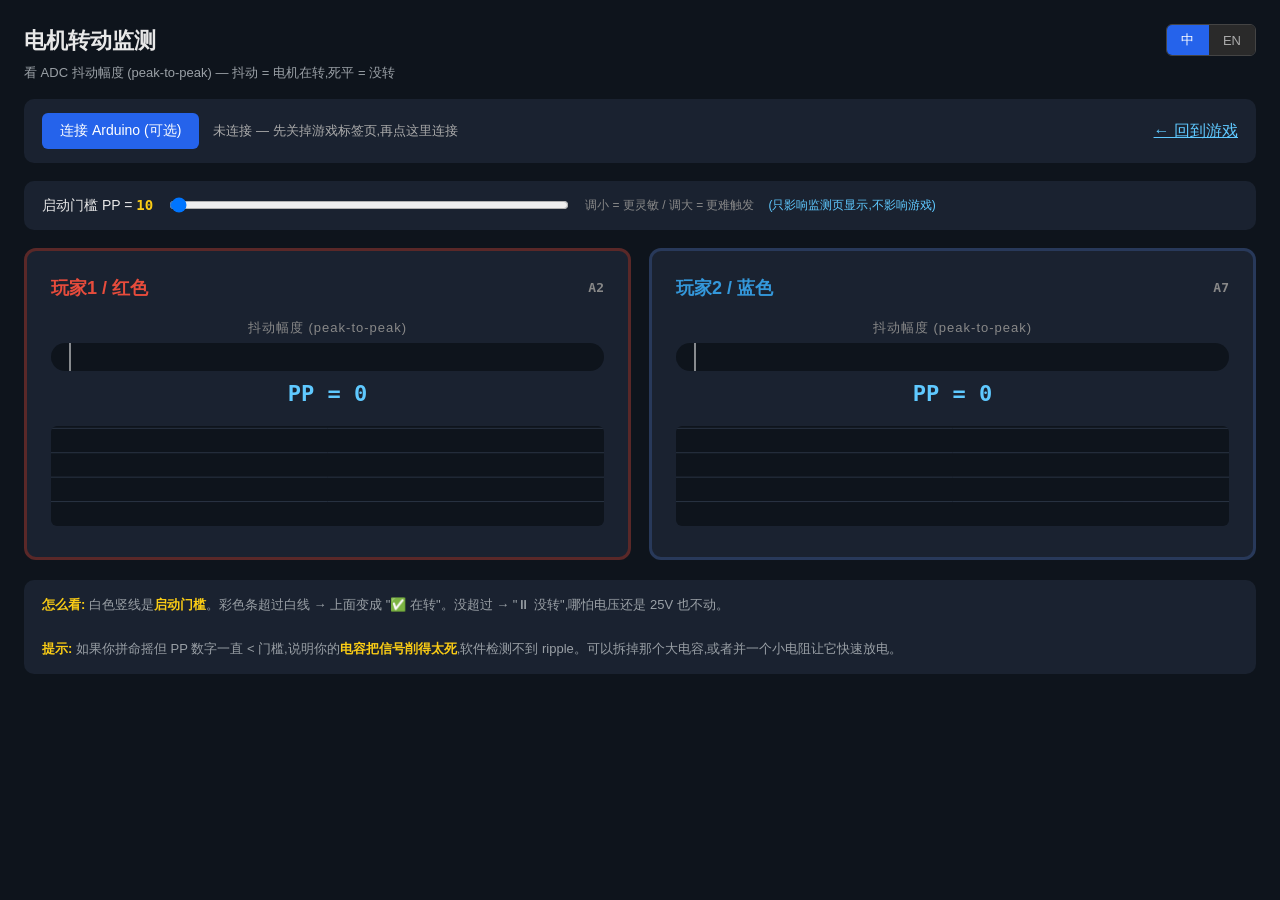
<file: p5js/monitor.html>
<!DOCTYPE html>
<html lang="zh">
<head>
<meta charset="utf-8">
<title>Rotation Monitor / 电机转动监测</title>
<style>
  * { box-sizing: border-box; }
  body {
    margin: 0;
    font-family: -apple-system, 'PingFang SC', 'Helvetica Neue', sans-serif;
    background: #0e141c;
    color: #e8e8e8;
    padding: 24px;
    line-height: 1.5;
  }
  .container { max-width: 1280px; margin: 0 auto; }
  .topbar { display: flex; align-items: flex-start; justify-content: space-between; gap: 14px; margin-bottom: 16px; }
  .titles { flex: 1; }
  h1 { margin: 0 0 6px; font-size: 22px; }
  .sub { color: #9aa0a6; font-size: 13px; }
  .lang-toggle {
    display: flex; border-radius: 6px; overflow: hidden;
    border: 1px solid #444; flex-shrink: 0;
  }
  .lang-btn {
    padding: 6px 14px; font-size: 13px; background: #2a2a2a; color: #aaa;
    border: none; cursor: pointer; min-width: 42px; border-radius: 0;
  }
  .lang-btn:hover { background: #3a3a3a; color: white; }
  .lang-btn.active { background: #2563eb; color: white; }

  .controls {
    display: flex; align-items: center; gap: 14px;
    background: #1a2230; padding: 14px 18px; border-radius: 10px;
    margin-bottom: 18px; flex-wrap: wrap;
  }
  button {
    padding: 9px 18px; font-size: 14px; cursor: pointer;
    background: #2563eb; color: white; border: none; border-radius: 6px;
  }
  button:hover { background: #1d4ed8; }
  button:disabled { background: #444; cursor: default; }
  #status { color: #aaa; font-size: 13px; }
  .channels { display: grid; grid-template-columns: 1fr 1fr; gap: 18px; }
  .channel {
    background: #1a2230; padding: 24px; border-radius: 12px;
    border: 3px solid #333;
    transition: border-color 0.2s, background 0.2s;
  }
  .channel.p1 { border-color: #5a2828; }
  .channel.p2 { border-color: #28395a; }
  .channel.spinning { border-color: #4ade80; background: #1a2a1a; }
  .ch-title {
    font-size: 18px; font-weight: 600; margin-bottom: 16px;
    display: flex; justify-content: space-between; align-items: center;
  }
  .ch-title .pin { font-family: monospace; color: #888; font-size: 13px; }
  .channel.p1 .ch-title { color: #e74c3c; }
  .channel.p2 .ch-title { color: #3498db; }
  .verdict {
    text-align: center;
    font-size: 60px;
    font-weight: 700;
    margin: 20px 0;
    transition: color 0.15s, transform 0.15s;
  }
  .verdict.no { color: #6b7280; }
  .verdict.yes { color: #4ade80; transform: scale(1.05); }
  .pp-label {
    text-align: center; font-size: 13px; color: #888;
    margin-bottom: 6px; letter-spacing: 1px;
  }
  .pp-bar-wrap {
    height: 28px; background: #0e141c; border-radius: 14px; overflow: hidden;
    position: relative; margin-bottom: 6px;
  }
  .pp-bar {
    height: 100%; transition: width 0.08s linear;
    background: linear-gradient(to right, #4ade80, #facc15, #f87171);
  }
  .pp-threshold {
    position: absolute; top: 0; bottom: 0; width: 2px;
    background: white; opacity: 0.5;
  }
  .pp-num {
    text-align: center; font-family: 'SF Mono', Menlo, monospace;
    font-size: 22px; font-weight: 600; margin: 6px 0;
    color: #5fc9ff;
  }
  canvas { width: 100%; height: 100px; background: #0e141c; border-radius: 6px; margin-top: 10px; }

  .info {
    margin-top: 20px; background: #1a2230; padding: 14px 18px;
    border-radius: 10px; font-size: 13px; color: #9aa0a6;
    line-height: 1.7;
  }
  .info strong { color: #facc15; }
  a { color: #5fc9ff; }
</style>
</head>
<body>
<div class="container">
  <div class="topbar">
    <div class="titles">
      <h1 data-i18n="monitor.title">电机转动监测</h1>
      <div class="sub" data-i18n="monitor.subtitle">看 ADC 抖动幅度 (peak-to-peak) — 抖动 = 电机在转,死平 = 没转</div>
    </div>
    <div class="lang-toggle">
      <button class="lang-btn" data-lang="zh">中</button>
      <button class="lang-btn" data-lang="en">EN</button>
    </div>
  </div>

  <div class="controls">
    <button id="connectBtn" data-i18n="ui.connectArduino">连接 Arduino</button>
    <span id="status" data-i18n="monitor.statusInit">未连接 — 先关掉游戏标签页,再点这里连接</span>
    <div style="flex: 1"></div>
    <a href="index.html" data-i18n="monitor.backToGame">← 回到游戏</a>
  </div>

  <div class="controls">
    <label style="font-size: 14px;">
      <span data-i18n="monitor.thresholdLabel">启动门槛 PP =</span>
      <strong id="thrVal" style="color: #facc15; font-family: monospace;">10</strong>
    </label>
    <input type="range" id="thrSlider" min="1" max="2000" step="1" value="10"
           style="flex: 1; max-width: 400px;">
    <span style="color: #888; font-size: 12px;" data-i18n="monitor.sliderHint">调小 = 更灵敏 / 调大 = 更难触发</span>
    <span style="color: #5fc9ff; font-size: 12px;" data-i18n="monitor.sliderNote">(只影响监测页显示)</span>
  </div>

  <div class="channels">
    <div class="channel p1" id="ch0">
      <div class="ch-title">
        <span data-i18n="monitor.player1">玩家1 / 红色</span>
        <span class="pin">A2</span>
      </div>
      <div class="pp-label" data-i18n="monitor.amplitudeLabel">抖动幅度 (peak-to-peak)</div>
      <div class="pp-bar-wrap">
        <div class="pp-bar" id="ppbar-0" style="width: 0%"></div>
        <div class="pp-threshold" id="ppth-0" style="left: 10%"></div>
      </div>
      <div class="pp-num" id="ppnum-0">—</div>
      <canvas id="graph-0" width="500" height="100"></canvas>
    </div>

    <div class="channel p2" id="ch1">
      <div class="ch-title">
        <span data-i18n="monitor.player2">玩家2 / 蓝色</span>
        <span class="pin">A7</span>
      </div>
      <div class="pp-label" data-i18n="monitor.amplitudeLabel">抖动幅度 (peak-to-peak)</div>
      <div class="pp-bar-wrap">
        <div class="pp-bar" id="ppbar-1" style="width: 0%"></div>
        <div class="pp-threshold" id="ppth-1" style="left: 10%"></div>
      </div>
      <div class="pp-num" id="ppnum-1">—</div>
      <canvas id="graph-1" width="500" height="100"></canvas>
    </div>
  </div>

  <div class="info">
    <strong data-i18n="monitor.howToHead">怎么看:</strong>
    <span data-i18n="monitor.howToBody">白色竖线是<strong>启动门槛</strong>。彩色条超过白线 → 上面变成 "✅ 在转"。没超过 → "⏸ 没转",哪怕电压还是 25V 也不动。</span>
    <br><br>
    <strong data-i18n="monitor.tipHead">提示:</strong>
    <span data-i18n="monitor.tipBody">如果你拼命摇但 PP 数字一直 &lt; 门槛,说明你的<strong>电容把信号削得太死</strong>,软件检测不到 ripple。可以拆掉那个大电容,或者并一个小电阻让它快速放电。</span>
  </div>
</div>

<script src="i18n.js?v=mon3"></script>
<script src="serial.js?v=mon3"></script>
<script>
'use strict';

const RAW_HISTORY = 12;
let PP_THRESHOLD = parseInt(localStorage.getItem('ppThreshold') || '10', 10);
const ADC_MAX = 4095;
const HISTORY_LEN = 200;

function ppDisplayMax() { return Math.max(PP_THRESHOLD * 3, 300); }

const channels = [
  { idx: 0, raw: 0, history: [], graphHistory: [] },
  { idx: 1, raw: 0, history: [], graphHistory: [] },
];

const arduino = new ArduinoSerial();

// 当前状态键 — 语言切换时重新渲染
let currentMonStatus = 'monitor.statusInit';
function setMonStatus(key) {
  currentMonStatus = key;
  document.getElementById('status').textContent = t(key);
}
// 暴露给 i18n.js 的 applyLangToDOM 调用,语言切换时重新写状态
function renderMonitorI18n() {
  document.getElementById('status').textContent = t(currentMonStatus);
}

arduino.onValues = (vals) => {
  if (vals.length < 4) return;
  for (let i = 0; i < 2; i++) {
    const ch = channels[i];
    ch.raw = vals[2 + i];
    ch.history.push(ch.raw);
    if (ch.history.length > RAW_HISTORY) ch.history.shift();
    ch.graphHistory.push(ch.raw);
    if (ch.graphHistory.length > HISTORY_LEN) ch.graphHistory.shift();
  }
};

arduino.onDisconnect = () => setMonStatus('monitor.disconnect');
arduino.onReconnect = () => setMonStatus('monitor.reconnect');

document.getElementById('connectBtn').addEventListener('click', async () => {
  const ok = await arduino.connect();
  if (ok) {
    const btn = document.getElementById('connectBtn');
    btn.dataset.connected = '1';
    btn.disabled = true;
    btn.textContent = t('ui.connected');
    setMonStatus('monitor.connected');
  } else {
    setMonStatus('monitor.connectFail');
  }
});

// 滑块
const thrSlider = document.getElementById('thrSlider');
const thrVal = document.getElementById('thrVal');
thrSlider.value = PP_THRESHOLD;
thrVal.textContent = PP_THRESHOLD;
thrSlider.addEventListener('input', () => {
  PP_THRESHOLD = parseInt(thrSlider.value, 10);
  thrVal.textContent = PP_THRESHOLD;
  localStorage.setItem('ppThreshold', String(PP_THRESHOLD));
});

function render() {
  for (const ch of channels) {
    const i = ch.idx;
    let pp = 0;
    if (ch.history.length >= 4) {
      let mn = Infinity, mx = -Infinity;
      for (const v of ch.history) {
        if (v < mn) mn = v;
        if (v > mx) mx = v;
      }
      pp = mx - mn;
    }

    const rotating = pp >= PP_THRESHOLD;
    const card = document.getElementById(`ch${i}`);
    card.classList.toggle('spinning', rotating);

    const pct = Math.min(100, pp / ppDisplayMax() * 100);
    document.getElementById(`ppbar-${i}`).style.width = pct + '%';
    document.getElementById(`ppth-${i}`).style.left = (PP_THRESHOLD / ppDisplayMax() * 100) + '%';
    document.getElementById(`ppnum-${i}`).textContent = `PP = ${pp}`;

    drawGraph(i, ch.graphHistory);
  }
  requestAnimationFrame(render);
}

function drawGraph(i, history) {
  const canvas = document.getElementById(`graph-${i}`);
  const ctx = canvas.getContext('2d');
  const w = canvas.clientWidth;
  const h = canvas.height;
  if (canvas.width !== w) canvas.width = w;
  ctx.clearRect(0, 0, w, h);

  ctx.strokeStyle = '#2a3444';
  ctx.lineWidth = 1;
  for (let v = 1000; v <= 4095; v += 1000) {
    const y = h - (v / ADC_MAX) * h;
    ctx.beginPath();
    ctx.moveTo(0, y); ctx.lineTo(w, y); ctx.stroke();
  }

  if (history.length < 2) return;
  ctx.strokeStyle = i === 0 ? '#e74c3c' : '#3498db';
  ctx.lineWidth = 2;
  ctx.beginPath();
  for (let k = 0; k < history.length; k++) {
    const x = (k / (HISTORY_LEN - 1)) * w;
    const y = h - (history[k] / ADC_MAX) * h;
    if (k === 0) ctx.moveTo(x, y);
    else ctx.lineTo(x, y);
  }
  ctx.stroke();
}

requestAnimationFrame(render);
</script>
</body>
</html>
</file>
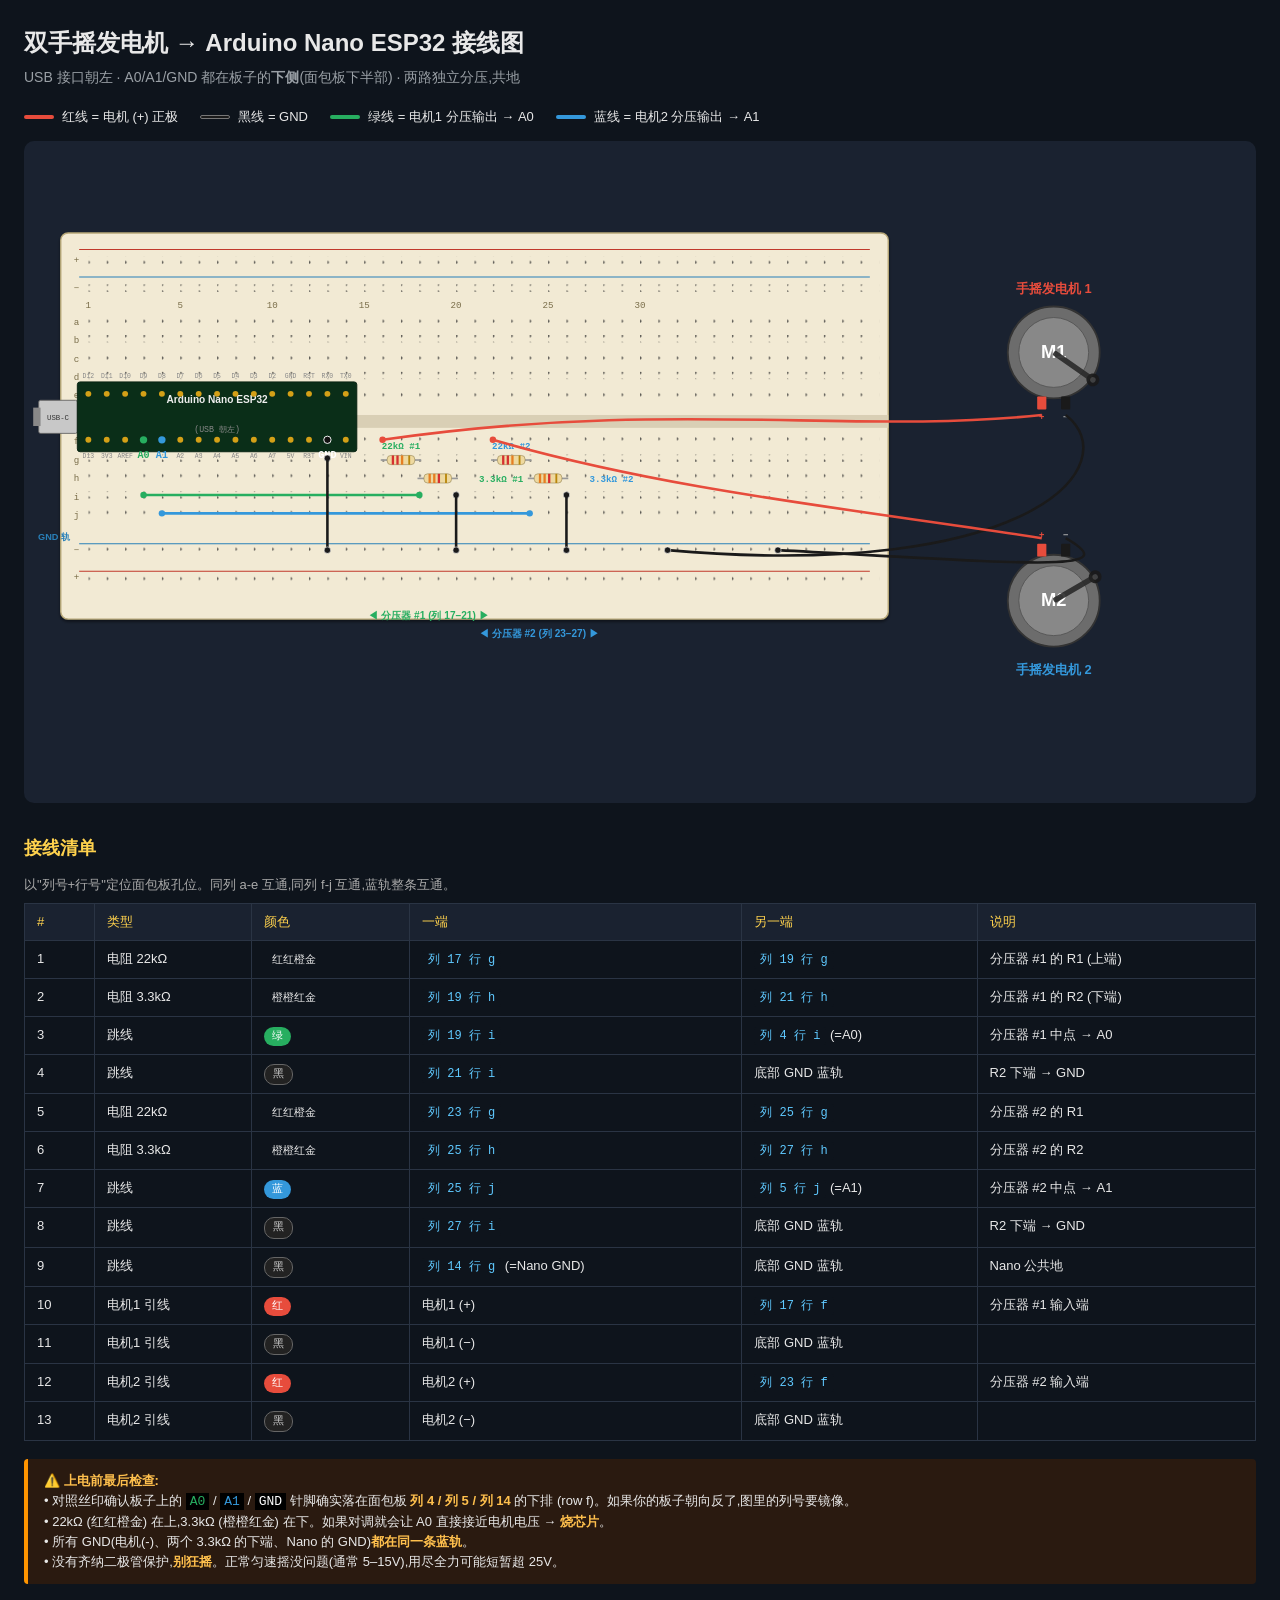
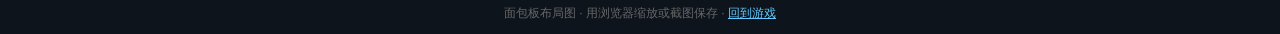
<file: p5js/wiring.html>
<!DOCTYPE html>
<html lang="zh">
<head>
<meta charset="utf-8">
<title>接线图 — 双手摇发电机 × Nano ESP32</title>
<style>
  * { box-sizing: border-box; }
  body {
    margin: 0;
    font-family: -apple-system, 'PingFang SC', 'Helvetica Neue', sans-serif;
    background: #0e141c;
    color: #e8e8e8;
    padding: 24px;
    line-height: 1.55;
  }
  .container { max-width: 1360px; margin: 0 auto; }
  h1 { margin: 0 0 6px; font-size: 24px; font-weight: 600; }
  h2 { font-size: 18px; margin: 32px 0 12px; color: #ffd24d; }
  .sub { color: #9aa0a6; margin-bottom: 18px; font-size: 14px; }
  .legend { display: flex; gap: 22px; flex-wrap: wrap; font-size: 13px; margin-bottom: 14px; }
  .legend-item { display: flex; align-items: center; gap: 8px; }
  .wire { width: 30px; height: 4px; border-radius: 2px; flex-shrink: 0; }
  .wire.red { background: #e74c3c; }
  .wire.black { background: #1a1a1a; border: 1px solid #777; }
  .wire.green { background: #27ae60; }
  .wire.blue { background: #3498db; }
  svg { width: 100%; height: auto; background: #1a2230; border-radius: 10px; display: block; }
  table { border-collapse: collapse; font-size: 13px; margin-top: 8px; width: 100%; }
  th, td { padding: 8px 12px; border: 1px solid #2a3444; text-align: left; vertical-align: top; }
  th { background: #1a2230; color: #ffd24d; font-weight: 500; }
  td code { background: #0e141c; padding: 2px 6px; border-radius: 3px; color: #5fc9ff; font-size: 12px; font-family: 'SF Mono', Menlo, monospace; }
  .note {
    background: #2a1a10;
    border-left: 4px solid #ff9500;
    padding: 12px 16px;
    margin-top: 18px;
    font-size: 13px;
    border-radius: 4px;
  }
  .note strong { color: #ffc04d; }
  .pill { display: inline-block; padding: 1px 8px; border-radius: 10px; font-size: 11px; margin-right: 4px; font-family: monospace; }
  .pill.r { background: #e74c3c; color: white; }
  .pill.k { background: #222; color: #ccc; border: 1px solid #666; }
  .pill.g { background: #27ae60; color: white; }
  .pill.b { background: #3498db; color: white; }
</style>
</head>
<body>
<div class="container">
  <h1>双手摇发电机 → Arduino Nano ESP32 接线图</h1>
  <div class="sub">USB 接口朝左 · A0/A1/GND 都在板子的<strong>下侧</strong>(面包板下半部) · 两路独立分压,共地</div>

  <div class="legend">
    <div class="legend-item"><div class="wire red"></div>红线 = 电机 (+) 正极</div>
    <div class="legend-item"><div class="wire black"></div>黑线 = GND</div>
    <div class="legend-item"><div class="wire green"></div>绿线 = 电机1 分压输出 → A0</div>
    <div class="legend-item"><div class="wire blue"></div>蓝线 = 电机2 分压输出 → A1</div>
  </div>

  <svg viewBox="0 0 1340 720" xmlns="http://www.w3.org/2000/svg">
    <defs>
      <pattern id="holerow" patternUnits="userSpaceOnUse" width="20" height="8" x="70" y="0">
        <circle cx="0" cy="4" r="1.7" fill="#2a2a2a" opacity="0.75"/>
      </pattern>
      <filter id="shadow" x="-50%" y="-50%" width="200%" height="200%">
        <feGaussianBlur in="SourceAlpha" stdDeviation="2"/>
        <feOffset dx="0" dy="2" result="offset"/>
        <feComponentTransfer><feFuncA type="linear" slope="0.5"/></feComponentTransfer>
        <feMerge><feMergeNode/><feMergeNode in="SourceGraphic"/></feMerge>
      </filter>
    </defs>

    <!-- ========== 面包板 ========== -->
    <rect x="40" y="100" width="900" height="420" rx="8" fill="#f2ead4" stroke="#b8a878" stroke-width="1.5" filter="url(#shadow)"/>

    <!-- 顶部电源条 (不用) -->
    <line x1="60" y1="118" x2="920" y2="118" stroke="#c0392b" stroke-width="1.2"/>
    <line x1="60" y1="148" x2="920" y2="148" stroke="#2980b9" stroke-width="1.2"/>
    <rect x="70" y="126" width="860" height="8" fill="url(#holerow)"/>
    <rect x="70" y="156" width="860" height="8" fill="url(#holerow)"/>

    <!-- 上半区 a-e -->
    <rect x="70" y="191" width="860" height="8" fill="url(#holerow)"/>
    <rect x="70" y="211" width="860" height="8" fill="url(#holerow)"/>
    <rect x="70" y="231" width="860" height="8" fill="url(#holerow)"/>
    <rect x="70" y="251" width="860" height="8" fill="url(#holerow)"/>
    <rect x="70" y="271" width="860" height="8" fill="url(#holerow)"/>

    <!-- 中间槽 -->
    <rect x="40" y="298" width="900" height="14" fill="#d9cfb5"/>

    <!-- 下半区 f-j -->
    <rect x="70" y="321" width="860" height="8" fill="url(#holerow)"/>
    <rect x="70" y="341" width="860" height="8" fill="url(#holerow)"/>
    <rect x="70" y="361" width="860" height="8" fill="url(#holerow)"/>
    <rect x="70" y="381" width="860" height="8" fill="url(#holerow)"/>
    <rect x="70" y="401" width="860" height="8" fill="url(#holerow)"/>

    <!-- 底部电源条 -->
    <line x1="60" y1="438" x2="920" y2="438" stroke="#2980b9" stroke-width="1.2"/>
    <rect x="70" y="441" width="860" height="8" fill="url(#holerow)"/>
    <line x1="60" y1="468" x2="920" y2="468" stroke="#c0392b" stroke-width="1.2"/>
    <rect x="70" y="471" width="860" height="8" fill="url(#holerow)"/>

    <!-- 行/列标签 -->
    <g font-family="monospace" font-size="10" fill="#7a6e4a">
      <text x="54" y="133">+</text><text x="54" y="163">−</text>
      <text x="54" y="200">a</text><text x="54" y="220">b</text><text x="54" y="240">c</text><text x="54" y="260">d</text><text x="54" y="280">e</text>
      <text x="54" y="330">f</text><text x="54" y="350">g</text><text x="54" y="370">h</text><text x="54" y="390">i</text><text x="54" y="410">j</text>
      <text x="54" y="448">−</text><text x="54" y="478">+</text>
    </g>
    <g font-family="monospace" font-size="10" fill="#7a6e4a" text-anchor="middle">
      <text x="70" y="182">1</text><text x="170" y="182">5</text><text x="270" y="182">10</text>
      <text x="370" y="182">15</text><text x="470" y="182">20</text><text x="570" y="182">25</text><text x="670" y="182">30</text>
    </g>

    <!-- 下底 GND 轨标签 -->
    <text x="50" y="434" font-family="sans-serif" font-size="10" fill="#2980b9" text-anchor="end" font-weight="600">GND 轨</text>

    <!-- ========== Nano ESP32 ========== -->
    <!-- USB-C 接口 -->
    <rect x="16" y="282" width="42" height="36" fill="#c8c8c8" stroke="#666" rx="2"/>
    <rect x="10" y="290" width="8" height="20" fill="#888"/>
    <text x="37" y="304" font-size="8" fill="#333" text-anchor="middle" font-family="monospace">USB-C</text>

    <!-- 板子本体 -->
    <rect x="58" y="262" width="304" height="76" fill="#0a2e18" stroke="#062010" stroke-width="1" rx="3"/>

    <!-- 板子丝印 -->
    <text x="210" y="285" font-size="11" fill="#eee" text-anchor="middle" font-family="sans-serif" font-weight="600">Arduino Nano ESP32</text>
    <text x="210" y="316" font-size="9" fill="#888" text-anchor="middle" font-family="monospace">(USB 朝左)</text>

    <!-- 上排针脚 (row e = D12~D1) -->
    <g fill="#d4a017">
      <circle cx="70" cy="275" r="3.2"/><circle cx="90" cy="275" r="3.2"/><circle cx="110" cy="275" r="3.2"/>
      <circle cx="130" cy="275" r="3.2"/><circle cx="150" cy="275" r="3.2"/><circle cx="170" cy="275" r="3.2"/>
      <circle cx="190" cy="275" r="3.2"/><circle cx="210" cy="275" r="3.2"/><circle cx="230" cy="275" r="3.2"/>
      <circle cx="250" cy="275" r="3.2"/><circle cx="270" cy="275" r="3.2"/><circle cx="290" cy="275" r="3.2"/>
      <circle cx="310" cy="275" r="3.2"/><circle cx="330" cy="275" r="3.2"/><circle cx="350" cy="275" r="3.2"/>
    </g>

    <!-- 下排针脚 (row f = D13, 3V3, AREF, A0, A1, A2, A3, A4, A5, A6, A7, 5V, RST, GND, VIN) -->
    <g fill="#d4a017">
      <circle cx="70" cy="325" r="3.2"/>
      <circle cx="90" cy="325" r="3.2"/>
      <circle cx="110" cy="325" r="3.2"/>
      <circle cx="130" cy="325" r="4" fill="#27ae60"/>   <!-- A0 highlight -->
      <circle cx="150" cy="325" r="4" fill="#3498db"/>   <!-- A1 highlight -->
      <circle cx="170" cy="325" r="3.2"/>
      <circle cx="190" cy="325" r="3.2"/>
      <circle cx="210" cy="325" r="3.2"/>
      <circle cx="230" cy="325" r="3.2"/>
      <circle cx="250" cy="325" r="3.2"/>
      <circle cx="270" cy="325" r="3.2"/>
      <circle cx="290" cy="325" r="3.2"/>
      <circle cx="310" cy="325" r="3.2"/>
      <circle cx="330" cy="325" r="4" fill="#111" stroke="#fff"/>  <!-- GND highlight -->
      <circle cx="350" cy="325" r="3.2"/>
    </g>

    <!-- 下排针脚丝印 (重要的大字体) -->
    <g font-family="monospace" font-weight="700" text-anchor="middle">
      <text x="130" y="345" font-size="11" fill="#27ae60">A0</text>
      <text x="150" y="345" font-size="11" fill="#3498db">A1</text>
      <text x="330" y="345" font-size="11" fill="#fff">GND</text>
    </g>
    <!-- 下排其他针脚丝印 (小字体灰色) -->
    <g font-family="monospace" font-size="7" fill="#888" text-anchor="middle">
      <text x="70" y="345">D13</text>
      <text x="90" y="345">3V3</text>
      <text x="110" y="345">AREF</text>
      <text x="170" y="345">A2</text>
      <text x="190" y="345">A3</text>
      <text x="210" y="345">A4</text>
      <text x="230" y="345">A5</text>
      <text x="250" y="345">A6</text>
      <text x="270" y="345">A7</text>
      <text x="290" y="345">5V</text>
      <text x="310" y="345">RST</text>
      <text x="350" y="345">VIN</text>
    </g>
    <!-- 上排针脚丝印 (很小,灰色) -->
    <g font-family="monospace" font-size="7" fill="#888" text-anchor="middle">
      <text x="70" y="258">D12</text><text x="90" y="258">D11</text><text x="110" y="258">D10</text>
      <text x="130" y="258">D9</text><text x="150" y="258">D8</text><text x="170" y="258">D7</text>
      <text x="190" y="258">D6</text><text x="210" y="258">D5</text><text x="230" y="258">D4</text>
      <text x="250" y="258">D3</text><text x="270" y="258">D2</text><text x="290" y="258">GND</text>
      <text x="310" y="258">RST</text><text x="330" y="258">RX0</text><text x="350" y="258">TX0</text>
    </g>

    <!-- ========== 电阻 #1 分压器 (列 17-21) ========== -->
    <!-- 22kΩ #1: col 17 row g ↔ col 19 row g -->
    <g transform="translate(410, 347)">
      <line x1="-22" y1="0" x2="-15" y2="0" stroke="#999" stroke-width="1.8"/>
      <line x1="15" y1="0" x2="22" y2="0" stroke="#999" stroke-width="1.8"/>
      <rect x="-15" y="-5" width="30" height="10" rx="4" fill="#eed9a0" stroke="#8b7a4a" stroke-width="0.6"/>
      <rect x="-10" y="-5" width="2.5" height="10" fill="#d63031"/>
      <rect x="-5" y="-5" width="2.5" height="10" fill="#d63031"/>
      <rect x="0" y="-5" width="2.5" height="10" fill="#e67e22"/>
      <rect x="8" y="-5" width="2" height="10" fill="#b8860b"/>
    </g>
    <text x="410" y="335" text-anchor="middle" font-size="10" fill="#27ae60" font-family="monospace" font-weight="600">22kΩ #1</text>

    <!-- 3.3kΩ #1: col 19 row h ↔ col 21 row h -->
    <g transform="translate(450, 367)">
      <line x1="-22" y1="0" x2="-15" y2="0" stroke="#999" stroke-width="1.8"/>
      <line x1="15" y1="0" x2="22" y2="0" stroke="#999" stroke-width="1.8"/>
      <rect x="-15" y="-5" width="30" height="10" rx="4" fill="#eed9a0" stroke="#8b7a4a" stroke-width="0.6"/>
      <rect x="-10" y="-5" width="2.5" height="10" fill="#e67e22"/>
      <rect x="-5" y="-5" width="2.5" height="10" fill="#e67e22"/>
      <rect x="0" y="-5" width="2.5" height="10" fill="#d63031"/>
      <rect x="8" y="-5" width="2" height="10" fill="#b8860b"/>
    </g>
    <text x="495" y="371" font-size="10" fill="#27ae60" font-family="monospace" font-weight="600">3.3kΩ #1</text>

    <!-- ========== 电阻 #2 分压器 (列 23-27) ========== -->
    <g transform="translate(530, 347)">
      <line x1="-22" y1="0" x2="-15" y2="0" stroke="#999" stroke-width="1.8"/>
      <line x1="15" y1="0" x2="22" y2="0" stroke="#999" stroke-width="1.8"/>
      <rect x="-15" y="-5" width="30" height="10" rx="4" fill="#eed9a0" stroke="#8b7a4a" stroke-width="0.6"/>
      <rect x="-10" y="-5" width="2.5" height="10" fill="#d63031"/>
      <rect x="-5" y="-5" width="2.5" height="10" fill="#d63031"/>
      <rect x="0" y="-5" width="2.5" height="10" fill="#e67e22"/>
      <rect x="8" y="-5" width="2" height="10" fill="#b8860b"/>
    </g>
    <text x="530" y="335" text-anchor="middle" font-size="10" fill="#3498db" font-family="monospace" font-weight="600">22kΩ #2</text>

    <g transform="translate(570, 367)">
      <line x1="-22" y1="0" x2="-15" y2="0" stroke="#999" stroke-width="1.8"/>
      <line x1="15" y1="0" x2="22" y2="0" stroke="#999" stroke-width="1.8"/>
      <rect x="-15" y="-5" width="30" height="10" rx="4" fill="#eed9a0" stroke="#8b7a4a" stroke-width="0.6"/>
      <rect x="-10" y="-5" width="2.5" height="10" fill="#e67e22"/>
      <rect x="-5" y="-5" width="2.5" height="10" fill="#e67e22"/>
      <rect x="0" y="-5" width="2.5" height="10" fill="#d63031"/>
      <rect x="8" y="-5" width="2" height="10" fill="#b8860b"/>
    </g>
    <text x="615" y="371" font-size="10" fill="#3498db" font-family="monospace" font-weight="600">3.3kΩ #2</text>

    <!-- ========== 跳线 ========== -->

    <!-- 绿线: 分压器#1 中点 (col 19 row i) → Nano A0 (col 4 row i) -->
    <circle cx="430" cy="385" r="3.5" fill="#27ae60"/>
    <path d="M 430 385 L 130 385" stroke="#27ae60" stroke-width="2.8" fill="none"/>
    <circle cx="130" cy="385" r="3.5" fill="#27ae60"/>

    <!-- 蓝线: 分压器#2 中点 (col 25 row j) → Nano A1 (col 5 row j) -->
    <circle cx="550" cy="405" r="3.5" fill="#3498db"/>
    <path d="M 550 405 L 150 405" stroke="#3498db" stroke-width="2.8" fill="none"/>
    <circle cx="150" cy="405" r="3.5" fill="#3498db"/>

    <!-- 黑线: Nano GND (col 14 row g) → 底部 GND 轨 -->
    <circle cx="330" cy="345" r="3.5" fill="#1a1a1a" stroke="#fff" stroke-width="0.6"/>
    <path d="M 330 345 L 330 445" stroke="#1a1a1a" stroke-width="2.8" fill="none"/>
    <circle cx="330" cy="445" r="3.5" fill="#1a1a1a" stroke="#fff" stroke-width="0.6"/>

    <!-- 黑线: 分压器#1 的 3.3kΩ 下端 (col 21 row i) → GND 轨 -->
    <circle cx="470" cy="385" r="3.5" fill="#1a1a1a" stroke="#fff" stroke-width="0.6"/>
    <path d="M 470 385 L 470 445" stroke="#1a1a1a" stroke-width="2.8" fill="none"/>
    <circle cx="470" cy="445" r="3.5" fill="#1a1a1a" stroke="#fff" stroke-width="0.6"/>

    <!-- 黑线: 分压器#2 的 3.3kΩ 下端 (col 27 row i) → GND 轨 -->
    <circle cx="590" cy="385" r="3.5" fill="#1a1a1a" stroke="#fff" stroke-width="0.6"/>
    <path d="M 590 385 L 590 445" stroke="#1a1a1a" stroke-width="2.8" fill="none"/>
    <circle cx="590" cy="445" r="3.5" fill="#1a1a1a" stroke="#fff" stroke-width="0.6"/>

    <!-- ========== 电机1 ========== -->
    <g transform="translate(1120, 230)">
      <circle cx="0" cy="0" r="50" fill="#6c6c6c" stroke="#333" stroke-width="2"/>
      <circle cx="0" cy="0" r="38" fill="#888" stroke="#555" stroke-width="1"/>
      <text x="0" y="6" text-anchor="middle" fill="#fff" font-size="20" font-weight="700">M1</text>
      <g transform="rotate(35)" opacity="0.9">
        <rect x="0" y="-3" width="52" height="6" fill="#2a2a2a" rx="2"/>
        <circle cx="52" cy="0" r="7" fill="#1a1a1a"/>
        <circle cx="52" cy="0" r="3" fill="#444"/>
      </g>
      <rect x="-18" y="48" width="10" height="14" fill="#e74c3c" rx="1"/>
      <rect x="8" y="48" width="10" height="14" fill="#1a1a1a" rx="1"/>
      <text x="-13" y="74" text-anchor="middle" font-size="10" fill="#e74c3c" font-weight="700">+</text>
      <text x="13" y="74" text-anchor="middle" font-size="10" fill="#aaa" font-weight="700">−</text>
    </g>
    <text x="1120" y="165" text-anchor="middle" font-size="14" fill="#e74c3c" font-weight="600">手摇发电机 1</text>

    <!-- 电机1 红线 → col 17 row f (390, 325) -->
    <path d="M 1107 298 C 900 320, 700 280, 390 325" stroke="#e74c3c" stroke-width="2.8" fill="none"/>
    <circle cx="390" cy="325" r="3.5" fill="#e74c3c"/>

    <!-- 电机1 黑线 → GND 轨 -->
    <path d="M 1133 298 C 1200 350, 1100 480, 700 445" stroke="#1a1a1a" stroke-width="2.8" fill="none"/>
    <circle cx="700" cy="445" r="3.5" fill="#1a1a1a" stroke="#fff" stroke-width="0.6"/>

    <!-- ========== 电机2 ========== -->
    <g transform="translate(1120, 500)">
      <circle cx="0" cy="0" r="50" fill="#6c6c6c" stroke="#333" stroke-width="2"/>
      <circle cx="0" cy="0" r="38" fill="#888" stroke="#555" stroke-width="1"/>
      <text x="0" y="6" text-anchor="middle" fill="#fff" font-size="20" font-weight="700">M2</text>
      <g transform="rotate(-30)" opacity="0.9">
        <rect x="0" y="-3" width="52" height="6" fill="#2a2a2a" rx="2"/>
        <circle cx="52" cy="0" r="7" fill="#1a1a1a"/>
        <circle cx="52" cy="0" r="3" fill="#444"/>
      </g>
      <rect x="-18" y="-62" width="10" height="14" fill="#e74c3c" rx="1"/>
      <rect x="8" y="-62" width="10" height="14" fill="#1a1a1a" rx="1"/>
      <text x="-13" y="-68" text-anchor="middle" font-size="10" fill="#e74c3c" font-weight="700">+</text>
      <text x="13" y="-68" text-anchor="middle" font-size="10" fill="#aaa" font-weight="700">−</text>
    </g>
    <text x="1120" y="580" text-anchor="middle" font-size="14" fill="#3498db" font-weight="600">手摇发电机 2</text>

    <!-- 电机2 红线 → col 23 row f (510, 325) -->
    <path d="M 1107 432 C 900 400, 700 380, 510 325" stroke="#e74c3c" stroke-width="2.8" fill="none"/>
    <circle cx="510" cy="325" r="3.5" fill="#e74c3c"/>

    <!-- 电机2 黑线 → GND 轨 -->
    <path d="M 1133 432 C 1200 470, 1100 460, 820 445" stroke="#1a1a1a" stroke-width="2.8" fill="none"/>
    <circle cx="820" cy="445" r="3.5" fill="#1a1a1a" stroke="#fff" stroke-width="0.6"/>

    <!-- ========== 区域标注 ========== -->
    <g font-family="sans-serif" font-size="11" text-anchor="middle">
      <text x="440" y="520" fill="#27ae60" font-weight="600">◀ 分压器 #1 (列 17–21) ▶</text>
      <text x="560" y="540" fill="#3498db" font-weight="600">◀ 分压器 #2 (列 23–27) ▶</text>
    </g>

  </svg>

  <h2>接线清单</h2>
  <p style="font-size:13px;color:#aaa;margin:0 0 8px;">以"列号+行号"定位面包板孔位。同列 a-e 互通,同列 f-j 互通,蓝轨整条互通。</p>
  <table>
    <tr><th>#</th><th>类型</th><th>颜色</th><th>一端</th><th>另一端</th><th>说明</th></tr>

    <tr>
      <td>1</td><td>电阻 22kΩ</td><td><span class="pill">红红橙金</span></td>
      <td><code>列 17 行 g</code></td><td><code>列 19 行 g</code></td>
      <td>分压器 #1 的 R1 (上端)</td>
    </tr>
    <tr>
      <td>2</td><td>电阻 3.3kΩ</td><td><span class="pill">橙橙红金</span></td>
      <td><code>列 19 行 h</code></td><td><code>列 21 行 h</code></td>
      <td>分压器 #1 的 R2 (下端)</td>
    </tr>
    <tr>
      <td>3</td><td>跳线</td><td><span class="pill g">绿</span></td>
      <td><code>列 19 行 i</code></td><td><code>列 4 行 i</code> (=A0)</td>
      <td>分压器 #1 中点 → A0</td>
    </tr>
    <tr>
      <td>4</td><td>跳线</td><td><span class="pill k">黑</span></td>
      <td><code>列 21 行 i</code></td><td>底部 GND 蓝轨</td>
      <td>R2 下端 → GND</td>
    </tr>

    <tr>
      <td>5</td><td>电阻 22kΩ</td><td><span class="pill">红红橙金</span></td>
      <td><code>列 23 行 g</code></td><td><code>列 25 行 g</code></td>
      <td>分压器 #2 的 R1</td>
    </tr>
    <tr>
      <td>6</td><td>电阻 3.3kΩ</td><td><span class="pill">橙橙红金</span></td>
      <td><code>列 25 行 h</code></td><td><code>列 27 行 h</code></td>
      <td>分压器 #2 的 R2</td>
    </tr>
    <tr>
      <td>7</td><td>跳线</td><td><span class="pill b">蓝</span></td>
      <td><code>列 25 行 j</code></td><td><code>列 5 行 j</code> (=A1)</td>
      <td>分压器 #2 中点 → A1</td>
    </tr>
    <tr>
      <td>8</td><td>跳线</td><td><span class="pill k">黑</span></td>
      <td><code>列 27 行 i</code></td><td>底部 GND 蓝轨</td>
      <td>R2 下端 → GND</td>
    </tr>

    <tr>
      <td>9</td><td>跳线</td><td><span class="pill k">黑</span></td>
      <td><code>列 14 行 g</code> (=Nano GND)</td><td>底部 GND 蓝轨</td>
      <td>Nano 公共地</td>
    </tr>

    <tr>
      <td>10</td><td>电机1 引线</td><td><span class="pill r">红</span></td>
      <td>电机1 (+)</td><td><code>列 17 行 f</code></td>
      <td>分压器 #1 输入端</td>
    </tr>
    <tr>
      <td>11</td><td>电机1 引线</td><td><span class="pill k">黑</span></td>
      <td>电机1 (−)</td><td>底部 GND 蓝轨</td>
      <td></td>
    </tr>
    <tr>
      <td>12</td><td>电机2 引线</td><td><span class="pill r">红</span></td>
      <td>电机2 (+)</td><td><code>列 23 行 f</code></td>
      <td>分压器 #2 输入端</td>
    </tr>
    <tr>
      <td>13</td><td>电机2 引线</td><td><span class="pill k">黑</span></td>
      <td>电机2 (−)</td><td>底部 GND 蓝轨</td>
      <td></td>
    </tr>
  </table>

  <div class="note">
    <strong>⚠️ 上电前最后检查:</strong><br>
    • 对照丝印确认板子上的 <code style="background:#000;padding:1px 4px;color:#27ae60">A0</code> / <code style="background:#000;padding:1px 4px;color:#3498db">A1</code> / <code style="background:#000;padding:1px 4px;color:#fff">GND</code> 针脚确实落在面包板 <strong>列 4 / 列 5 / 列 14</strong> 的下排 (row f)。如果你的板子朝向反了,图里的列号要镜像。<br>
    • 22kΩ (红红橙金) 在上,3.3kΩ (橙橙红金) 在下。如果对调就会让 A0 直接接近电机电压 → <strong>烧芯片</strong>。<br>
    • 所有 GND(电机(-)、两个 3.3kΩ 的下端、Nano 的 GND)<strong>都在同一条蓝轨</strong>。<br>
    • 没有齐纳二极管保护,<strong>别狂摇</strong>。正常匀速摇没问题(通常 5–15V),用尽全力可能短暂超 25V。
  </div>

  <div style="font-size:12px;color:#666;margin-top:20px;text-align:center;">
    面包板布局图 · 用浏览器缩放或截图保存 ·
    <a href="/" style="color:#5fc9ff;">回到游戏</a>
  </div>
</div>
</body>
</html>
</file>
